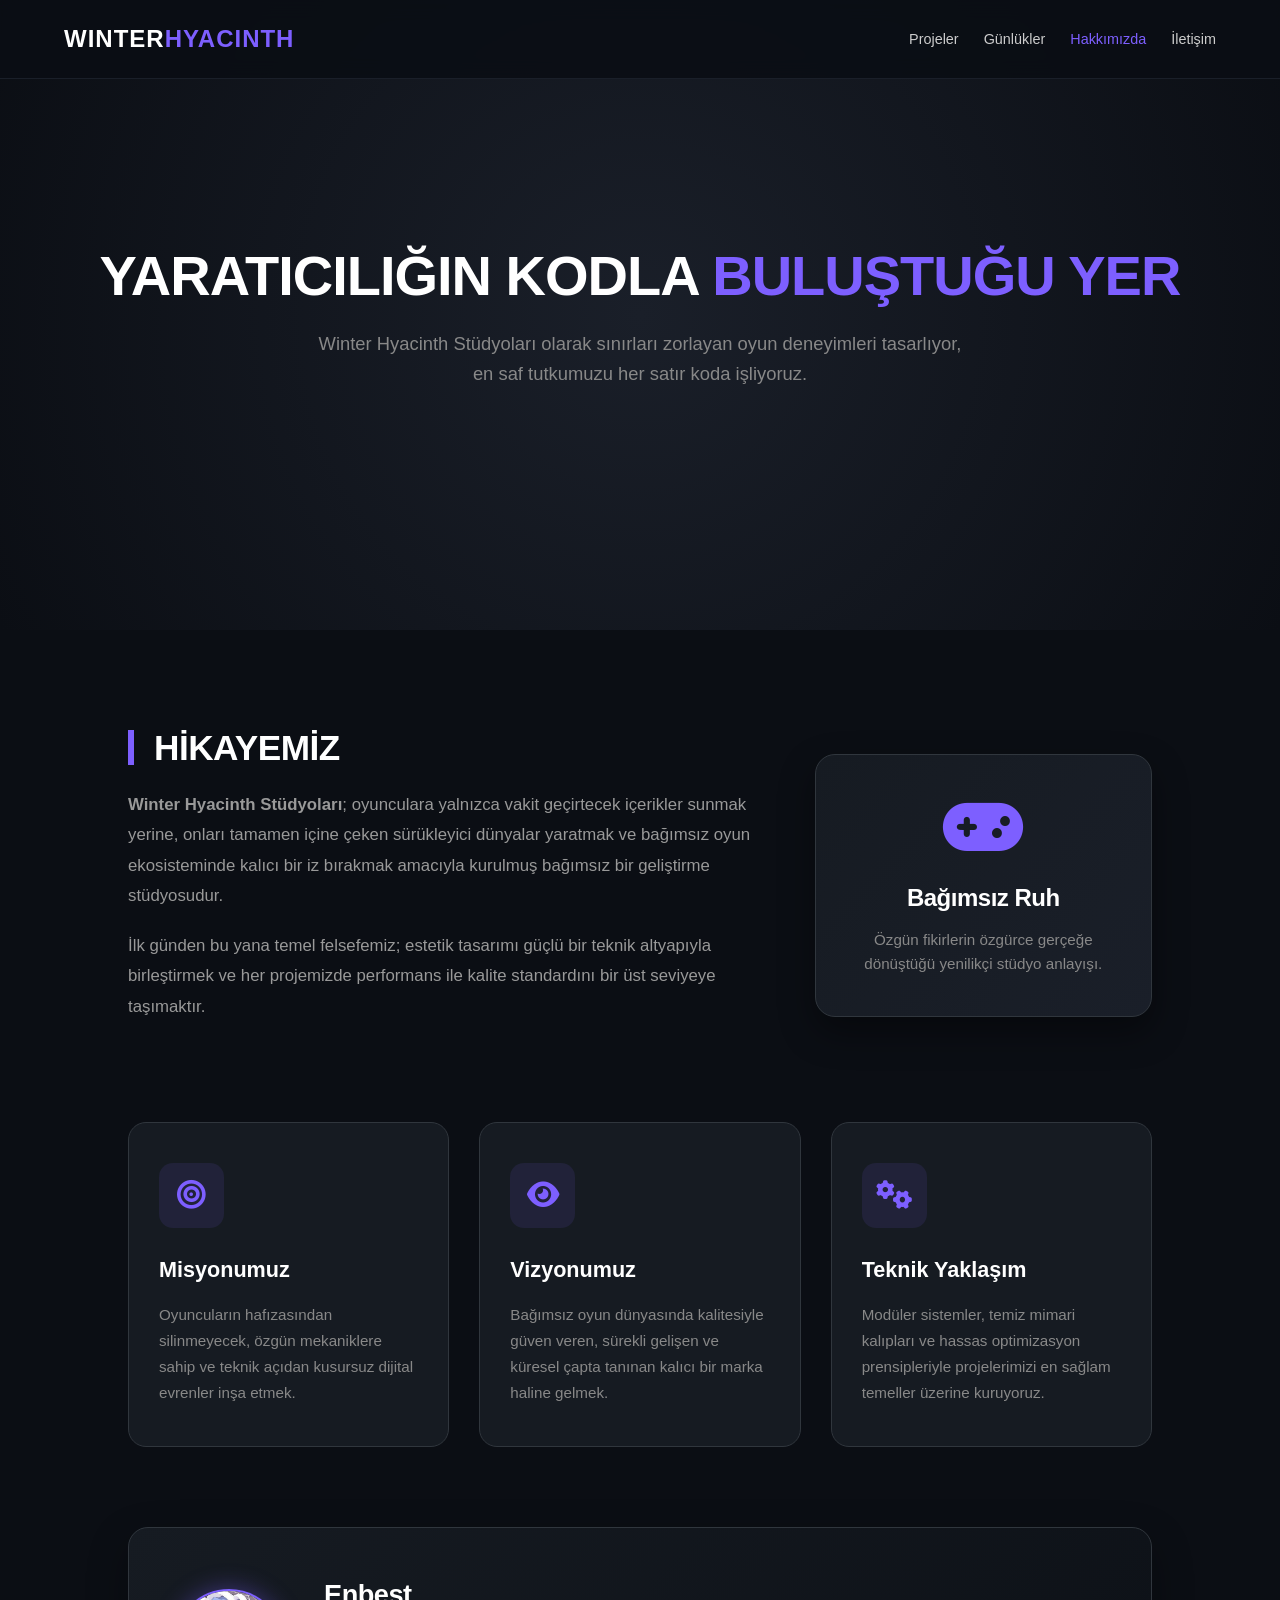
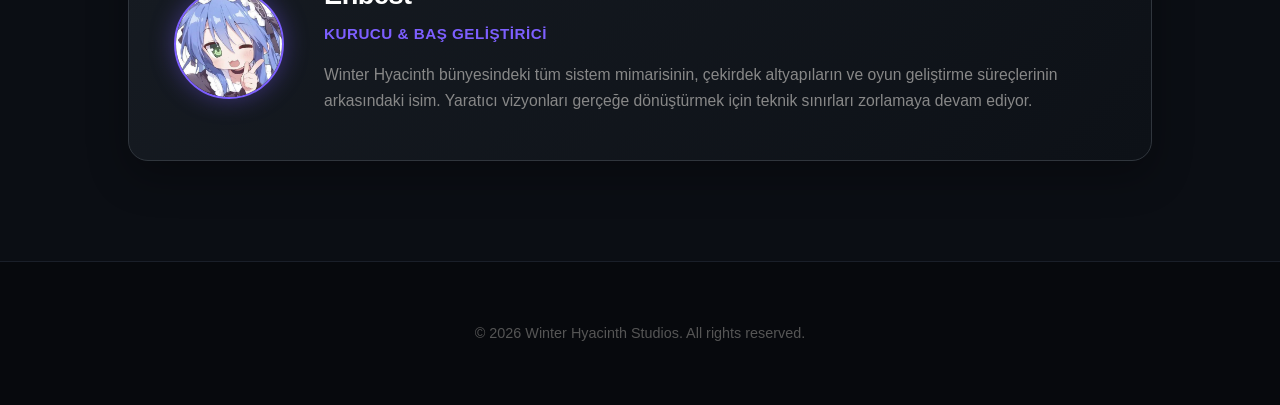
<file: WinterHyacinth.com/htdocs/about.html>
<!DOCTYPE html>
<html lang="tr">
<head>
    <link rel="robots" href="/robots.txt">
    <meta charset="UTF-8">
    <meta name="viewport" content="width=device-width, initial-scale=1.0">
    <link rel="stylesheet" href="style.css">
    <title>Hakkımızda | WINTER HYACINTH STUDIOS</title>
    <link rel="stylesheet" href="https://cdnjs.cloudflare.com/ajax/libs/font-awesome/6.0.0/css/all.min.css">
    
    <meta name="description" content="WINTER HYACINTH STUDIOS hakkında bilgi edinin. Kimiz, misyonumuz, vizyonumuz ve oyunlarımızın arkasındaki tutku.">
    <meta name="keywords" content="WINTER HYACINTH STUDIOS, hakkımızda, misyon, vizyon, oyun geliştirme, Enbest">
    <meta name="author" content="Enbest">
    <link rel="canonical" href="https://winterhyacinth.gt.tc/about.html">

    <style>
        /* Sayfa Geçiş ve Yükleyici Stilleri */
        body {
            background: #0b0e14;
            color: white;
            font-family: 'Segoe UI', Tahoma, Geneva, Verdana, sans-serif;
            margin: 0;
            padding: 0;
            opacity: 0;
            visibility: hidden;
            transition: opacity 0.4s ease, visibility 0.4s ease;
        }
        body.body-visible {
            opacity: 1;
            visibility: visible;
        }
        
        #page-loader {
            position: fixed;
            top: 0;
            left: 0;
            width: 100%;
            height: 100%;
            background: #0b0e14;
            z-index: 99999;
            pointer-events: none;
            opacity: 0;
            transition: opacity 0.3s ease;
        }
        #page-loader.show {
            opacity: 1;
            pointer-events: all;
        }

        /* Navbar - Index ile birebir eşitlendi */
        .navbar {
            position: fixed;
            top: 0;
            width: 100%;
            display: flex;
            justify-content: space-between;
            align-items: center;
            padding: 20px 5%;
            background: rgba(11, 14, 20, 0.95);
            backdrop-filter: blur(10px);
            z-index: 1000;
            box-sizing: border-box;
            border-bottom: 1px solid #1a1f29;
        }
        .logo {
            font-size: 1.5rem;
            font-weight: bold;
            text-decoration: none;
            color: white;
        }
        .logo span {
            color: #7d5fff;
        }
        .nav-links a {
            color: #ccc;
            text-decoration: none;
            margin-left: 25px;
            transition: 0.3s;
            font-size: 0.9rem;
            font-weight: 500;
        }
        .nav-links a:hover {
            color: #7d5fff;
        }

        /* Hero Section */
        .hero {
            height: 70vh;
            display: flex;
            align-items: center;
            justify-content: center;
            text-align: center;
            background: radial-gradient(circle at center, #1a1f29 0%, #0b0e14 100%);
            padding: 0 20px;
            position: relative;
            overflow: hidden;
        }
        .hero::after {
            content: '';
            position: absolute;
            width: 100%;
            height: 100%;
            background: url('https://i.imgur.com/jlevP0F.jpeg') center/cover no-repeat;
            opacity: 0.05;
            z-index: 0;
        }
        .hero-content {
            position: relative;
            z-index: 1;
        }
        .hero-text h1 {
            font-size: 3.5rem;
            margin: 0;
            line-height: 1.2;
            letter-spacing: -1px;
        }
        .hero-text h1 span {
            color: #7d5fff;
        }
        .hero-text p {
            color: #888;
            margin: 20px auto 0;
            font-size: 1.15rem;
            max-width: 650px;
            line-height: 1.6;
        }

        /* Section General */
        .section {
            padding: 100px 10%;
        }
        
        .section-title { 
            font-size: 2.2rem; 
            margin-bottom: 25px; 
            border-left: 6px solid #7d5fff; 
            padding-left: 20px; 
            line-height: 1;
            letter-spacing: -0.5px;
        }

        /* Story Grid */
        .story-container {
            display: grid;
            grid-template-columns: 1.3fr 0.7fr;
            gap: 60px;
            align-items: center;
        }
        @media (max-width: 992px) {
            .story-container {
                grid-template-columns: 1fr;
            }
        }
        .story-text p {
            color: #999;
            font-size: 1.05rem;
            line-height: 1.8;
            margin-bottom: 20px;
        }

        .highlight-box {
            background: linear-gradient(135deg, #161b22, #1a1f29);
            border: 1px solid #30363d;
            padding: 40px;
            border-radius: 20px;
            box-shadow: 0 15px 35px rgba(0,0,0,0.4);
            text-align: center;
            transition: transform 0.3s ease, border-color 0.3s ease;
        }
        .highlight-box:hover {
            transform: translateY(-5px);
            border-color: #7d5fff;
        }

        /* Feature Cards */
        .features-grid {
            display: grid;
            grid-template-columns: repeat(auto-fit, minmax(280px, 1fr));
            gap: 30px;
            margin-top: 80px;
        }
        .feature-card {
            background: #161b22;
            padding: 40px 30px;
            border-radius: 18px;
            border: 1px solid #30363d;
            transition: all 0.3s ease;
            position: relative;
            overflow: hidden;
        }
        .feature-card:hover {
            transform: translateY(-8px);
            border-color: #7d5fff;
            background: #1a212c;
            box-shadow: 0 10px 30px rgba(125, 95, 255, 0.1);
        }
        .feature-card .icon-box {
            width: 65px;
            height: 65px;
            background: rgba(125, 95, 255, 0.1);
            border-radius: 14px;
            display: flex;
            align-items: center;
            justify-content: center;
            margin-bottom: 25px;
        }
        .feature-card .icon-box i {
            font-size: 1.8rem;
            color: #7d5fff;
        }
        .feature-card h3 {
            font-size: 1.35rem;
            margin-bottom: 15px;
            color: #fff;
        }
        .feature-card p {
            color: #888;
            line-height: 1.7;
            margin: 0;
            font-size: 0.95rem;
        }

        /* Creator / Team Section Box */
        .creator-box {
            background: linear-gradient(135deg, #161b22 0%, #0d1117 100%);
            border: 1px solid #30363d;
            border-radius: 20px;
            padding: 45px;
            margin-top: 80px;
            display: flex;
            align-items: center;
            gap: 40px;
            box-shadow: 0 15px 40px rgba(0,0,0,0.3);
        }
        @media (max-width: 768px) {
            .creator-box {
                flex-direction: column;
                text-align: center;
                padding: 30px 20px;
            }
        }
        .creator-avatar {
            width: 110px;
            height: 110px;
            border-radius: 50%;
            overflow: hidden; /* Fotoğrafın daire dışına taşmasını engeller */
            display: flex;
            align-items: center;
            justify-content: center;
            flex-shrink: 0;
            box-shadow: 0 0 25px rgba(125, 95, 255, 0.4);
            border: 2px solid #7d5fff; /* Şık bir çerçeve efekti */
        }
        /* Fotoğrafın daireyi tamamen doldurmasını ve ortalanmasını sağlar */
        .creator-avatar img {
            width: 100%;
            height: 100%;
            object-fit: cover; 
            object-position: center;
        }
        .creator-info h3 {
            margin: 0 0 5px 0;
            font-size: 1.7rem;
            letter-spacing: -0.5px;
        }
        .creator-info .role {
            color: #7d5fff;
            font-weight: 600;
            font-size: 0.95rem;
            margin-bottom: 15px;
            display: inline-block;
            letter-spacing: 0.5px;
            text-transform: uppercase;
        }
        .creator-info p {
            color: #888;
            margin: 0;
            line-height: 1.7;
            font-size: 0.98rem;
        }

        footer {
            text-align: center;
            padding: 60px;
            color: #555;
            background: #07090d;
            border-top: 1px solid #1a1f29;
            font-size: 0.9rem;
        }
    </style>
</head>
<body>
    <div id="page-loader"></div>

    <nav class="navbar">
        <a href="index.html" class="logo">WINTER<span>HYACINTH</span></a>
        <div class="nav-links">
            <a href="index.html#games">Projeler</a>
            <a href="index.html#devlogs">Günlükler</a>
            <a href="about.html" style="color: #7d5fff;">Hakkımızda</a>
            <a href="contact.html">İletişim</a>
        </div>
    </nav>

    <header class="hero">
        <div class="hero-content">
            <div class="hero-text">
                <h1>YARATICILIĞIN KODLA <span>BULUŞTUĞU YER</span></h1>
                <p>Winter Hyacinth Stüdyoları olarak sınırları zorlayan oyun deneyimleri tasarlıyor, en saf tutkumuzu her satır koda işliyoruz.</p>
            </div>
        </div>
    </header>

    <main>
        <section class="section">
            <div class="story-container">
                <div class="story-text">
                    <h2 class="section-title">HİKAYEMİZ</h2>
                    <p>
                        <strong>Winter Hyacinth Stüdyoları</strong>; oyunculara yalnızca vakit geçirtecek içerikler sunmak yerine, onları tamamen içine çeken sürükleyici dünyalar yaratmak ve bağımsız oyun ekosisteminde kalıcı bir iz bırakmak amacıyla kurulmuş bağımsız bir geliştirme stüdyosudur.
                    </p>
                    <p>
                        İlk günden bu yana temel felsefemiz; estetik tasarımı güçlü bir teknik altyapıyla birleştirmek ve her projemizde performans ile kalite standardını bir üst seviyeye taşımaktır.
                    </p>
                </div>
                <div>
                    <div class="highlight-box">
                        <i class="fas fa-gamepad" style="font-size: 4rem; color: #7d5fff; margin-bottom: 20px;"></i>
                        <h3 style="margin: 0 0 10px 0; font-size: 1.5rem; letter-spacing: -0.5px;">Bağımsız Ruh</h3>
                        <p style="color: #888; font-size: 0.95rem; margin: 0; line-height: 1.6;">Özgün fikirlerin özgürce gerçeğe dönüştüğü yenilikçi stüdyo anlayışı.</p>
                    </div>
                </div>
            </div>

            <div class="features-grid">
                <div class="feature-card">
                    <div class="icon-box">
                        <i class="fas fa-bullseye"></i>
                    </div>
                    <h3>Misyonumuz</h3>
                    <p>Oyuncuların hafızasından silinmeyecek, özgün mekaniklere sahip ve teknik açıdan kusursuz dijital evrenler inşa etmek.</p>
                </div>
                <div class="feature-card">
                    <div class="icon-box">
                        <i class="fas fa-eye"></i>
                    </div>
                    <h3>Vizyonumuz</h3>
                    <p>Bağımsız oyun dünyasında kalitesiyle güven veren, sürekli gelişen ve küresel çapta tanınan kalıcı bir marka haline gelmek.</p>
                </div>
                <div class="feature-card">
                    <div class="icon-box">
                        <i class="fas fa-cogs"></i>
                    </div>
                    <h3>Teknik Yaklaşım</h3>
                    <p>Modüler sistemler, temiz mimari kalıpları ve hassas optimizasyon prensipleriyle projelerimizi en sağlam temeller üzerine kuruyoruz.</p>
                </div>
            </div>

            <div class="creator-box">
                <div class="creator-avatar"><img src="img/avatar.jpg" alt="Enbest"></div>
                <div class="creator-info">
                    <h3>Enbest</h3>
                    <span class="role">Kurucu & Baş Geliştirici</span>
                    <p>Winter Hyacinth bünyesindeki tüm sistem mimarisinin, çekirdek altyapıların ve oyun geliştirme süreçlerinin arkasındaki isim. Yaratıcı vizyonları gerçeğe dönüştürmek için teknik sınırları zorlamaya devam ediyor.</p>
                </div>
            </div>
        </section>
    </main>

    <footer>
        <p>&copy; 2026 Winter Hyacinth Studios. All rights reserved.</p>
    </footer>

    <script src="script.js"></script>
</body>
</html>
</file>
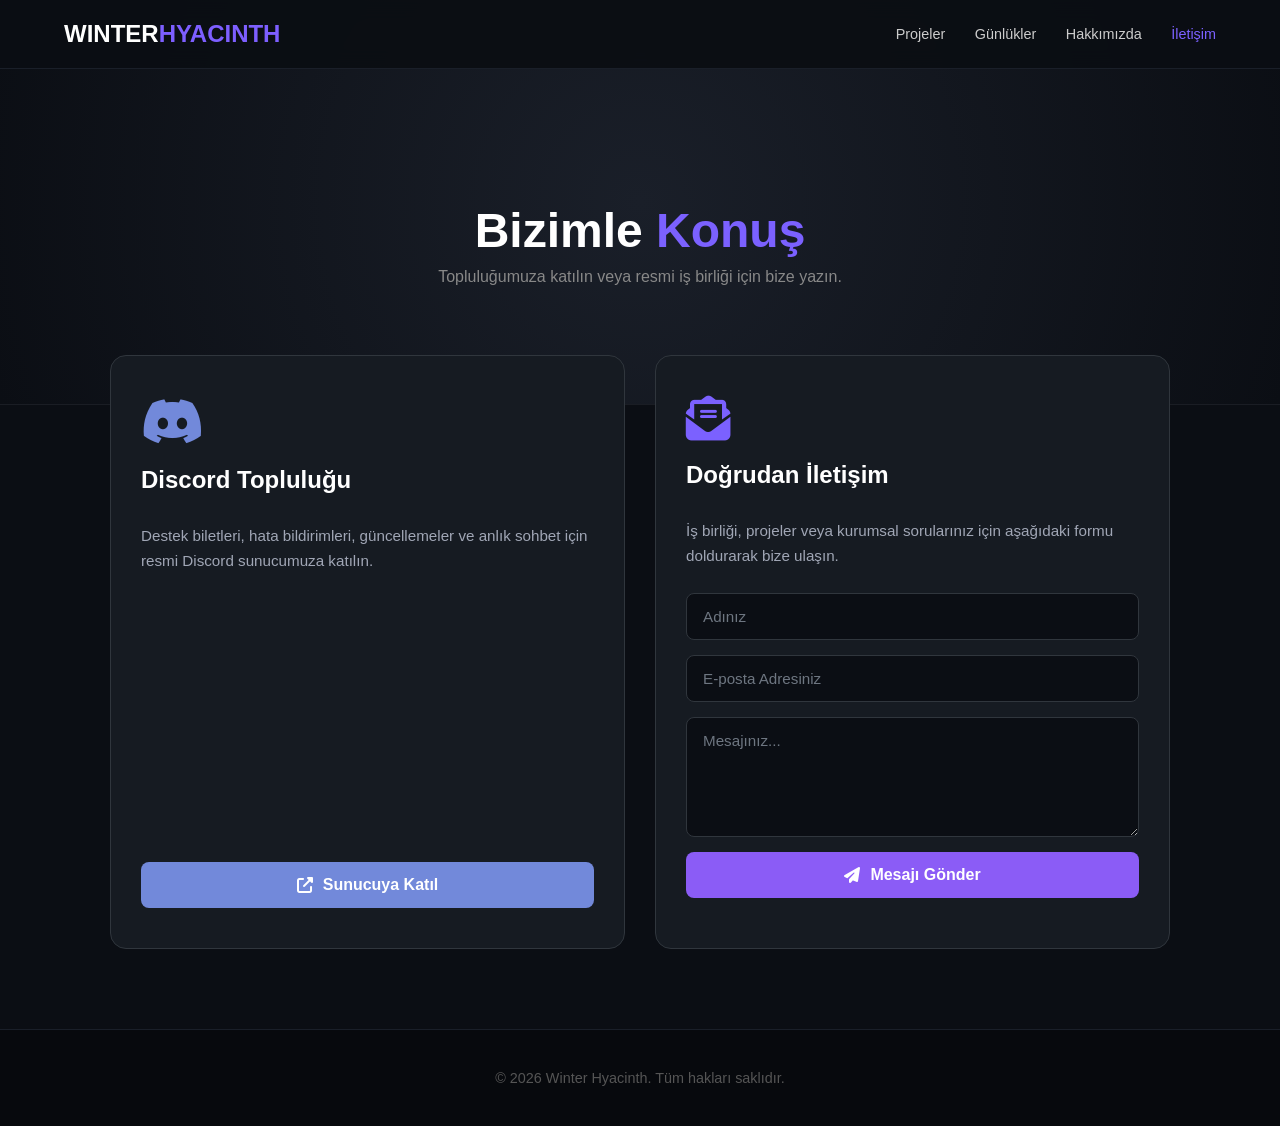
<file: WinterHyacinth.com/htdocs/contact.html>
<!DOCTYPE html>
<html lang="tr">
<head>
    <meta charset="UTF-8">
    <meta name="viewport" content="width=device-width, initial-scale=1.0">
    <title>İletişim - Winter Hyacinth</title>
    <!-- İkonlar için FontAwesome -->
    <link rel="stylesheet" href="https://cdnjs.cloudflare.com/ajax/libs/font-awesome/6.4.0/css/all.min.css">

    <style>
        * {
            box-sizing: border-box;
        }

        body {
            background: #0b0e14;
            color: white;
            font-family: 'Segoe UI', Tahoma, Geneva, Verdana, sans-serif;
            margin: 0;
            padding: 0;
        }

        /* --- SİYAH KARARMA PERDESİ (OVERLAY) --- */
        #page-loader {
            position: fixed;
            top: 0;
            left: 0;
            width: 100vw;
            height: 100vh;
            background-color: #0b0e14;
            z-index: 99999;
            pointer-events: none;
            opacity: 1;
            transition: opacity 0.4s ease-in-out;
        }

        #page-loader.hidden {
            opacity: 0;
        }

        #page-loader.active {
            opacity: 1;
            pointer-events: all;
        }

        /* Navbar */
        .navbar {
            position: fixed;
            top: 0;
            width: 100%;
            display: flex;
            justify-content: space-between;
            align-items: center;
            padding: 20px 5%;
            background: rgba(11, 14, 20, 0.95);
            backdrop-filter: blur(10px);
            z-index: 1000;
            border-bottom: 1px solid #1a1f29;
        }

        .logo {
            font-size: 1.5rem;
            font-weight: bold;
            text-decoration: none;
            color: white;
        }

        .logo span {
            color: #7d5fff;
        }

        .nav-links a {
            color: #ccc;
            text-decoration: none;
            margin-left: 25px;
            transition: 0.3s;
            font-size: 0.9rem;
            font-weight: 500;
        }

        .nav-links a:hover {
            color: #7d5fff;
        }

        /* Hero Section */
        .hero {
            height: 45vh;
            display: flex;
            flex-direction: column;
            align-items: center;
            justify-content: center;
            text-align: center;
            background: radial-gradient(circle at center, #1a1f29 0%, #0b0e14 100%);
            padding: 100px 20px 0;
            position: relative;
        }

        .hero h1 {
            font-size: 3rem;
            margin: 0;
        }

        .hero p {
            color: #888;
            margin-top: 10px;
        }

        /* Main Container & Cards Grid */
        .cards-container {
            display: grid;
            grid-template-columns: repeat(auto-fit, minmax(320px, 1fr));
            gap: 30px;
            max-width: 1100px;
            margin: -50px auto 80px;
            padding: 0 20px;
            position: relative;
            z-index: 10;
        }

        .card {
            background: #161b22;
            border: 1px solid #30363d;
            border-radius: 16px;
            padding: 40px 30px;
            display: flex;
            flex-direction: column;
            align-items: flex-start;
            transition: transform 0.3s ease, border-color 0.3s ease;
        }

        .card:hover {
            transform: translateY(-5px);
            border-color: #7d5fff;
        }

        .card h2 {
            margin: 0 0 15px 0;
            font-size: 1.5rem;
        }

        .card p {
            color: #a0a6b5;
            line-height: 1.6;
            margin-bottom: 25px;
            font-size: 0.95rem;
        }

        /* Form Styling */
        .contact-form {
            width: 100%;
            display: flex;
            flex-direction: column;
            gap: 15px;
            margin-bottom: 10px;
        }

        .form-input {
            width: 100%;
            padding: 14px 16px;
            background-color: #0b0e14;
            border: 1px solid #30363d;
            border-radius: 8px;
            color: #ffffff;
            font-family: inherit;
            font-size: 0.95rem;
            outline: none;
            transition: border-color 0.3s ease, box-shadow 0.3s ease;
        }

        .form-input::placeholder {
            color: #6e7681;
            opacity: 1;
        }

        .form-input:focus {
            border-color: #7d5fff;
            box-shadow: 0 0 8px rgba(125, 95, 255, 0.3);
        }

        /* Buttons */
        .btn {
            display: inline-flex;
            align-items: center;
            justify-content: center;
            gap: 10px;
            width: 100%;
            padding: 14px 20px;
            border-radius: 8px;
            border: none;
            font-weight: 600;
            font-size: 1rem;
            cursor: pointer;
            text-decoration: none;
            transition: opacity 0.2s ease, transform 0.2s ease;
        }

        .btn:hover {
            opacity: 0.9;
            transform: translateY(-2px);
        }

        /* Form Durum Mesajı */
        #form-status {
            display: none;
            width: 100%;
            padding: 12px;
            margin-top: 15px;
            border-radius: 8px;
            font-size: 0.9rem;
            text-align: center;
            font-weight: 500;
        }
        #form-status.success {
            display: block;
            background: rgba(46, 160, 67, 0.15);
            border: 1px solid #2ea043;
            color: #56d364;
        }
        #form-status.error {
            display: block;
            background: rgba(248, 81, 73, 0.15);
            border: 1px solid #f85149;
            color: #f85149;
        }

        /* Footer */
        footer {
            text-align: center;
            padding: 40px;
            color: #555;
            background: #07090d;
            border-top: 1px solid #1a1f29;
            font-size: 0.9rem;
        }
    </style>
</head>
<body>

    <!-- KARARMA PERDESİ -->
    <div id="page-loader"></div>

    <!-- Header -->
    <header class="navbar">
        <a href="index.html" class="logo">WINTER<span>HYACINTH</span></a>
        <nav class="nav-links">
            <a href="index.html#games">Projeler</a>
            <a href="index.html#devlogs">Günlükler</a>
            <a href="about.html">Hakkımızda</a>
            <a href="contact.html" style="color: #7b61ff;">İletişim</a>
        </nav>
    </header>

    <!-- Hero Alanı -->
    <section class="hero" style="border-bottom: 1px solid #1a1d24;">
        <h1>Bizimle <span style="color: #7b61ff;">Konuş</span></h1>
        <p>Topluluğumuza katılın veya resmi iş birliği için bize yazın.</p>
    </section>

    <!-- İçerik Kartları -->
    <main class="cards-container">
        <!-- 1. Kart: Discord Topluluğu -->
        <div class="card">
            <i class="fab fa-discord" style="font-size: 50px; color: #7289da; margin-bottom: 20px;"></i>
            <h2>Discord Topluluğu</h2>
            <p>Destek biletleri, hata bildirimleri, güncellemeler ve anlık sohbet için resmi Discord sunucumuza katılın.</p>
            <a href="https://discord.gg" target="_blank" class="btn" style="background-color: #7289da; color: white; margin-top: auto;">
                <i class="fas fa-external-link-alt"></i> Sunucuya Katıl
            </a>
        </div>

        <!-- 2. Kart: Doğrudan İletişim (Formspree Entegreli Form) -->
        <div class="card">
            <i class="fas fa-envelope-open-text" style="font-size: 45px; color: #7b61ff; margin-bottom: 20px;"></i>
            <h2>Doğrudan İletişim</h2>
            <p>İş birliği, projeler veya kurumsal sorularınız için aşağıdaki formu doldurarak bize ulaşın.</p>

            <form id="my-form" action="https://formspree.io/f/xwlpoonp" method="POST" class="contact-form">
                <input type="text" name="name" placeholder="Adınız" class="form-input" spellcheck="false" required>
                <input type="email" name="email" placeholder="E-posta Adresiniz" class="form-input" spellcheck="false" required>
                <textarea name="message" placeholder="Mesajınız..." class="form-input" spellcheck="false" style="resize: vertical; min-height: 120px;" required></textarea>

                <button type="submit" id="submit-btn" class="btn" style="background-color: #8b5cf6; color: white;">
                    <i class="fas fa-paper-plane"></i> Mesajı Gönder
                </button>
            </form>

            <!-- Durum Mesajı Alanı -->
            <div id="form-status"></div>
        </div>
    </main>

    <footer>
        &copy; 2026 Winter Hyacinth. Tüm hakları saklıdır.
    </footer>

    <!-- GEÇİŞ VE FORMSPREE AJAX KODLARI -->
    <script>
        window.addEventListener("DOMContentLoaded", () => {
            const loader = document.getElementById("page-loader");

            // Sayfa açılış kararması
            setTimeout(() => {
                loader.classList.add("hidden");
            }, 50);

            // Sayfa geçiş kararması
            const links = document.querySelectorAll("a");
            links.forEach(link => {
                link.addEventListener("click", (e) => {
                    const href = link.getAttribute("href");

                    if (
                        !href ||
                        href.startsWith("#") ||
                        href.startsWith("http") ||
                        link.getAttribute("target") === "_blank"
                    ) {
                        return;
                    }

                    e.preventDefault();
                    loader.classList.remove("hidden");
                    loader.classList.add("active");

                    setTimeout(() => {
                        window.location.href = href;
                    }, 400);
                });
            });

            // Formspree Arka Plan Gönderim Mantığı (AJAX)
            const form = document.getElementById("my-form");
            const status = document.getElementById("form-status");
            const btn = document.getElementById("submit-btn");

            form.addEventListener("submit", async (e) => {
                e.preventDefault();
                const data = new FormData(form);

                btn.disabled = true;
                btn.innerHTML = '<i class="fas fa-spinner fa-spin"></i> Gönderiliyor...';

                try {
                    const response = await fetch(form.action, {
                        method: form.method,
                        body: data,
                        headers: {
                            'Accept': 'application/json'
                        }
                    });

                    if (response.ok) {
                        status.className = "success";
                        status.innerHTML = "Mesajınız başarıyla iletildi. En kısa sürede dönüş yapacağız!";
                        form.reset();
                    } else {
                        const result = await response.json();
                        status.className = "error";
                        if (Object.hasOwn(result, 'errors')) {
                            status.innerHTML = result["errors"].map(error => error["message"]).join(", ");
                        } else {
                            status.innerHTML = "Bir sorun oluştu. Lütfen tekrar deneyin.";
                        }
                    }
                } catch (error) {
                    status.className = "error";
                    status.innerHTML = "Ağ hatası! Lütfen bağlantınızı kontrol edin.";
                } finally {
                    btn.disabled = false;
                    btn.innerHTML = '<i class="fas fa-paper-plane"></i> Mesajı Gönder';
                }
            });
        });
    </script>
</body>
</html>
</file>
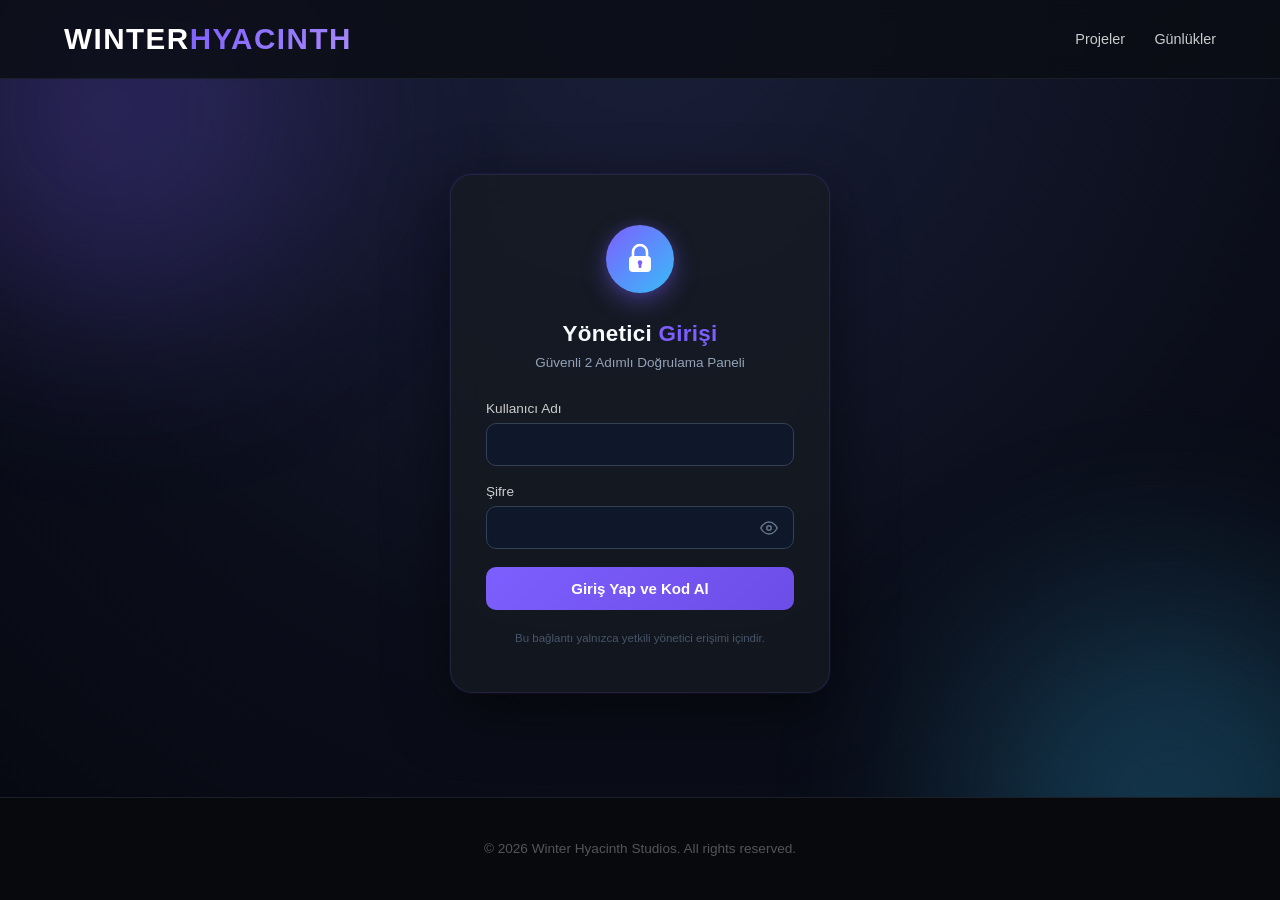
<file: WinterHyacinth.com/htdocs/login.html>
<!DOCTYPE html>
<html lang="tr">
<head>
    <link rel="robots" href="/robots.txt">
    <meta charset="UTF-8">
    <meta name="viewport" content="width=device-width, initial-scale=1.0">
    <title>Yönetici Girişi | Winter Hyacinth Studios</title>

    <meta name="description" content="Winter Hyacinth Studios yönetim paneli giriş ekranı.">
    <meta name="author" content="Enbest">
    <meta name="robots" content="noindex, nofollow">

    <style>
        * { box-sizing: border-box; }

        body {
            font-family: 'Segoe UI', Tahoma, Geneva, Verdana, sans-serif;
            background: radial-gradient(circle at top, #1a1f3a 0%, #0b0e1a 60%, #060810 100%);
            color: #f8fafc;
            margin: 0;
            min-height: 100vh;
            display: flex;
            flex-direction: column;
            position: relative;
            overflow-x: hidden;
        }

        /* Arka planda yumuşak hareketli ışık efekti */
        body::before, body::after {
            content: "";
            position: fixed;
            width: 420px;
            height: 420px;
            border-radius: 50%;
            filter: blur(100px);
            opacity: 0.25;
            z-index: 0;
            animation: floatBlob 12s ease-in-out infinite;
            pointer-events: none;
        }
        body::before {
            background: #7d5fff;
            top: -100px;
            left: -100px;
        }
        body::after {
            background: #38bdf8;
            bottom: -120px;
            right: -100px;
            animation-delay: 3s;
        }
        @keyframes floatBlob {
            0%, 100% { transform: translate(0, 0) scale(1); }
            50% { transform: translate(40px, 30px) scale(1.1); }
        }

        /* Hafif yıldız/parçacık dokusu */
        .particles {
            position: fixed;
            inset: 0;
            z-index: 0;
            pointer-events: none;
            overflow: hidden;
        }
        .particle {
            position: absolute;
            width: 3px;
            height: 3px;
            background: rgba(125, 95, 255, 0.5);
            border-radius: 50%;
            animation: drift linear infinite;
        }
        @keyframes drift {
            from { transform: translateY(0); opacity: 0; }
            10% { opacity: 1; }
            90% { opacity: 1; }
            to { transform: translateY(-100vh); opacity: 0; }
        }

        /* Navbar */
        .navbar {
            position: fixed;
            top: 0;
            width: 100%;
            display: flex;
            justify-content: space-between;
            align-items: center;
            padding: 22px 5%;
            background: rgba(11, 14, 20, 0.85);
            backdrop-filter: blur(10px);
            z-index: 1000;
            box-sizing: border-box;
            border-bottom: 1px solid #1a1f29;
        }
        .logo {
            font-size: 1.85rem;
            font-weight: 800;
            text-decoration: none;
            color: #ffffff;
            letter-spacing: 1.5px;
            text-transform: uppercase;
            white-space: nowrap;
        }
        .logo span {
            background: linear-gradient(135deg, #7d5fff, #a78bfa);
            -webkit-background-clip: text;
            background-clip: text;
            color: transparent;
        }
        .nav-links a {
            color: #ccc;
            text-decoration: none;
            margin-left: 25px;
            transition: 0.3s;
            font-size: 0.9rem;
            font-weight: 500;
        }
        .nav-links a:hover { color: #7d5fff; }

        /* Login Container */
        .login-container {
            flex: 1;
            display: flex;
            align-items: center;
            justify-content: center;
            padding: 130px 20px 60px 20px;
            position: relative;
            z-index: 1;
        }

        .login-card {
            background: rgba(22, 27, 34, 0.75);
            backdrop-filter: blur(16px);
            padding: 42px 35px 36px 35px;
            border-radius: 22px;
            border: 1px solid rgba(125, 95, 255, 0.15);
            width: 100%;
            max-width: 380px;
            box-shadow: 0 20px 60px rgba(0,0,0,0.5), 0 0 0 1px rgba(125, 95, 255, 0.08);
            box-sizing: border-box;
            animation: cardIn 0.6s cubic-bezier(0.22, 1, 0.36, 1);
        }
        @keyframes cardIn {
            from { opacity: 0; transform: translateY(24px) scale(0.96); }
            to { opacity: 1; transform: translateY(0) scale(1); }
        }
        .login-card.shake { animation: shake 0.45s; }
        @keyframes shake {
            10%, 90% { transform: translateX(-2px); }
            20%, 80% { transform: translateX(4px); }
            30%, 50%, 70% { transform: translateX(-8px); }
            40%, 60% { transform: translateX(8px); }
        }

        /* ---- Kilit İkonu (gerçekçi, animasyonlu) ---- */
        .lock-stage {
            width: 84px;
            height: 84px;
            margin: 0 auto 20px auto;
            position: relative;
            display: flex;
            align-items: center;
            justify-content: center;
        }
        .lock-glow {
            position: absolute;
            width: 84px;
            height: 84px;
            border-radius: 50%;
            background: radial-gradient(circle, rgba(125,95,255,0.35) 0%, rgba(125,95,255,0) 70%);
            animation: glowPulse 2.6s ease-in-out infinite;
        }
        @keyframes glowPulse {
            0%, 100% { transform: scale(0.9); opacity: 0.7; }
            50% { transform: scale(1.15); opacity: 1; }
        }
        .lock-ring {
            position: absolute;
            width: 68px;
            height: 68px;
            border-radius: 50%;
            background: linear-gradient(135deg, #7d5fff, #38bdf8);
            box-shadow: 0 8px 24px rgba(125, 95, 255, 0.4);
        }
        .lock-svg {
            position: relative;
            width: 34px;
            height: 34px;
            z-index: 1;
        }
        /* Kilit gövdesi sabit */
        .lock-body {
            fill: #ffffff;
        }
        /* Kilit kolu (shackle) - açılıp kapanma animasyonu */
        .lock-shackle {
            fill: none;
            stroke: #ffffff;
            stroke-width: 2.6;
            stroke-linecap: round;
            transform-origin: 17px 13.5px;
            animation: shackleMove 3.2s ease-in-out infinite;
        }
        @keyframes shackleMove {
            0%, 55% { transform: rotate(0deg) translateY(0); }
            65% { transform: rotate(-18deg) translateY(-1.5px); }
            80% { transform: rotate(-18deg) translateY(-1.5px); }
            100% { transform: rotate(0deg) translateY(0); }
        }
        /* Anahtar deliği - hafif nefes alma efekti */
        .lock-keyhole {
            fill: #7d5fff;
            animation: keyholePulse 3.2s ease-in-out infinite;
        }
        @keyframes keyholePulse {
            0%, 55% { opacity: 1; transform: scale(1); }
            65%, 80% { opacity: 0.4; transform: scale(0.85); }
            100% { opacity: 1; transform: scale(1); }
        }

        .login-card h2 {
            margin: 0 0 6px 0;
            font-size: 1.4rem;
            text-align: center;
            letter-spacing: 0.3px;
        }
        .login-card h2 span { color: #7d5fff; }

        .login-subtitle {
            color: #94a3b8;
            font-size: 13.5px;
            text-align: center;
            margin: 0 0 28px 0;
            line-height: 1.5;
        }

        .form-group { margin-bottom: 18px; }

        label {
            display: block;
            margin-bottom: 7px;
            font-size: 0.85rem;
            color: #ccc;
        }

        .input-wrap { position: relative; }

        input {
            width: 100%;
            padding: 12px 15px;
            border: 1.5px solid #334155;
            background: #0f172a;
            color: #fff;
            border-radius: 10px;
            box-sizing: border-box;
            font-size: 0.95rem;
            transition: border-color 0.2s, box-shadow 0.2s;
        }

        input:focus {
            outline: none;
            border-color: #7d5fff;
            box-shadow: 0 0 0 3px rgba(125, 95, 255, 0.2);
        }

        input#password { padding-right: 44px; }

        .toggle-pass {
            position: absolute;
            right: 12px;
            top: 50%;
            transform: translateY(-50%);
            background: none;
            border: none;
            cursor: pointer;
            color: #64748b;
            padding: 4px;
            display: flex;
            align-items: center;
            transition: color 0.2s;
        }
        .toggle-pass:hover { color: #94a3b8; }
        .toggle-pass svg { width: 18px; height: 18px; }

        button.btn {
            width: 100%;
            padding: 13px;
            background: linear-gradient(135deg, #7d5fff, #6c4de6);
            color: white;
            border: none;
            border-radius: 10px;
            font-weight: 700;
            font-size: 15px;
            cursor: pointer;
            transition: transform 0.15s, box-shadow 0.2s, opacity 0.2s;
            margin-top: 8px;
            display: flex;
            align-items: center;
            justify-content: center;
            gap: 8px;
        }
        button.btn:hover:not(:disabled) {
            transform: translateY(-2px);
            box-shadow: 0 8px 24px rgba(125, 95, 255, 0.35);
        }
        button.btn:active:not(:disabled) { transform: translateY(0); }
        button.btn:disabled {
            opacity: 0.6;
            cursor: not-allowed;
        }

        .spinner {
            width: 16px;
            height: 16px;
            border: 2.5px solid rgba(255,255,255,0.4);
            border-top-color: #fff;
            border-radius: 50%;
            animation: spin 0.7s linear infinite;
            display: none;
        }
        .btn.loading .spinner { display: inline-block; }
        .btn.loading .btn-text { display: none; }
        @keyframes spin { to { transform: rotate(360deg); } }

        #message {
            margin-top: 18px;
            font-size: 13px;
            text-align: center;
            line-height: 1.4;
            border-radius: 8px;
            padding: 0;
            transition: all 0.2s;
        }
        #message.show {
            padding: 10px 12px;
            animation: fadeIn 0.3s ease;
        }
        #message.info {
            color: #94a3b8;
            background: rgba(148, 163, 184, 0.08);
            border: 1px solid rgba(148, 163, 184, 0.15);
        }
        #message.success {
            color: #4ade80;
            background: rgba(74, 222, 128, 0.08);
            border: 1px solid rgba(74, 222, 128, 0.2);
        }
        #message.error-msg {
            color: #f87171;
            background: rgba(248, 113, 113, 0.08);
            border: 1px solid rgba(248, 113, 113, 0.2);
        }
        @keyframes fadeIn {
            from { opacity: 0; transform: translateY(-4px); }
            to { opacity: 1; transform: translateY(0); }
        }

        .footer-note {
            margin-top: 22px;
            font-size: 11.5px;
            color: #475569;
            text-align: center;
        }

        footer {
            text-align: center;
            padding: 30px;
            color: #555;
            background: #07090d;
            border-top: 1px solid #1a1f29;
            font-size: 0.85rem;
            position: relative;
            z-index: 1;
        }

        @media (max-width: 480px) {
            .logo { font-size: 1.3rem; }
        }
    </style>
</head>
<body>

    <div class="particles" id="particles"></div>

    <nav class="navbar">
        <a href="index.html" class="logo">WINTER<span>HYACINTH</span></a>
        <div class="nav-links">
            <a href="index.html#games">Projeler</a>
            <a href="index.html#devlogs">Günlükler</a>
        </div>
    </nav>

    <main class="login-container">
        <div class="login-card" id="loginCard">

            <div class="lock-stage">
                <div class="lock-glow"></div>
                <div class="lock-ring"></div>
                <svg class="lock-svg" viewBox="0 0 34 34" xmlns="http://www.w3.org/2000/svg">
                    <path class="lock-shackle" d="M10 14.5V10a7 7 0 0 1 14 0v4.5"></path>
                    <rect class="lock-body" x="6" y="14" width="22" height="16" rx="4"></rect>
                    <circle class="lock-keyhole" cx="17" cy="20.5" r="2.3"></circle>
                    <rect class="lock-keyhole" x="15.6" y="21.5" width="2.8" height="4.5" rx="1"></rect>
                </svg>
            </div>

            <h2>Yönetici <span>Girişi</span></h2>
            <p class="login-subtitle">Güvenli 2 Adımlı Doğrulama Paneli</p>

            <form id="loginForm" autocomplete="off">
                <div class="form-group">
                    <label for="username">Kullanıcı Adı</label>
                    <input type="text" id="username" name="username" required autocomplete="username">
                </div>
                <div class="form-group">
                    <label for="password">Şifre</label>
                    <div class="input-wrap">
                        <!-- autocomplete="new-password" tarayıcının "şifreyi kaydet?" uyarısını engeller -->
                        <input type="password" id="password" name="password" required autocomplete="new-password" data-lpignore="true" data-1p-ignore data-bwignore>
                        <button type="button" class="toggle-pass" id="togglePass" tabindex="-1" aria-label="Şifreyi göster/gizle">
                            <svg id="eyeIcon" viewBox="0 0 24 24" fill="none" stroke="currentColor" stroke-width="2" stroke-linecap="round" stroke-linejoin="round">
                                <path d="M1 12s4-8 11-8 11 8 11 8-4 8-11 8-11-8-11-8z"></path>
                                <circle cx="12" cy="12" r="3"></circle>
                            </svg>
                        </button>
                    </div>
                </div>
                <button type="submit" class="btn" id="submitBtn">
                    <span class="spinner"></span>
                    <span class="btn-text">Giriş Yap ve Kod Al</span>
                </button>
            </form>

            <div id="message"></div>

            <p class="footer-note">Bu bağlantı yalnızca yetkili yönetici erişimi içindir.</p>
        </div>
    </main>

    <footer>
        <p>&copy; 2026 Winter Hyacinth Studios. All rights reserved.</p>
    </footer>

    <script>
        // Arka plana hafif yüzen parçacıklar ekle
        (function() {
            const container = document.getElementById('particles');
            const count = 22;
            for (let i = 0; i < count; i++) {
                const p = document.createElement('div');
                p.className = 'particle';
                const left = Math.random() * 100;
                const delay = Math.random() * 10;
                const duration = 8 + Math.random() * 10;
                const size = 2 + Math.random() * 2;
                p.style.left = left + 'vw';
                p.style.bottom = '-10px';
                p.style.width = size + 'px';
                p.style.height = size + 'px';
                p.style.animationDelay = delay + 's';
                p.style.animationDuration = duration + 's';
                container.appendChild(p);
            }
        })();

        const form = document.getElementById('loginForm');
        const msgDiv = document.getElementById('message');
        const submitBtn = document.getElementById('submitBtn');
        const loginCard = document.getElementById('loginCard');
        const passwordInput = document.getElementById('password');
        const toggleBtn = document.getElementById('togglePass');
        const eyeIcon = document.getElementById('eyeIcon');

        // Şifreyi göster/gizle
        toggleBtn.addEventListener('click', function() {
            const isHidden = passwordInput.type === 'password';
            passwordInput.type = isHidden ? 'text' : 'password';
            eyeIcon.innerHTML = isHidden
                ? '<path d="M17.94 17.94A10.94 10.94 0 0 1 12 20c-7 0-11-8-11-8a21.8 21.8 0 0 1 5.06-6.06M9.9 4.24A10.94 10.94 0 0 1 12 4c7 0 11 8 11 8a21.8 21.8 0 0 1-3.22 4.44M14.12 14.12a3 3 0 1 1-4.24-4.24"></path><line x1="1" y1="1" x2="23" y2="23"></line>'
                : '<path d="M1 12s4-8 11-8 11 8 11 8-4 8-11 8-11-8-11-8z"></path><circle cx="12" cy="12" r="3"></circle>';
        });

        function showMessage(text, type) {
            msgDiv.textContent = text;
            msgDiv.className = 'show ' + type;
        }

        form.addEventListener('submit', async function(e) {
            e.preventDefault();
            const formData = new FormData(this);

            submitBtn.classList.add('loading');
            submitBtn.disabled = true;
            showMessage('Bilgiler kontrol ediliyor ve e-posta gönderiliyor...', 'info');

            try {
                const response = await fetch('login.php', {
                    method: 'POST',
                    body: formData
                });
                const result = await response.json();

                if (result.status === 'success') {
                    showMessage('Kod gönderildi! Doğrulama sayfasına yönlendiriliyorsunuz...', 'success');

                    // Şifre alanını hemen temizle (bellekte/DOM'da kalmasın)
                    passwordInput.value = '';

                    setTimeout(() => {
                        window.location.href = 'verify.php';
                    }, 1000);
                } else {
                    showMessage(result.message, 'error-msg');
                    submitBtn.classList.remove('loading');
                    submitBtn.disabled = false;

                    // Hatalı girişte şifreyi temizle, sallama animasyonu göster
                    passwordInput.value = '';
                    passwordInput.focus();
                    loginCard.classList.add('shake');
                    setTimeout(() => loginCard.classList.remove('shake'), 450);
                }
            } catch (err) {
                showMessage('Sunucuyla iletişim kurulamadı!', 'error-msg');
                submitBtn.classList.remove('loading');
                submitBtn.disabled = false;
            }
        });
    </script>
</body>
</html>
</file>
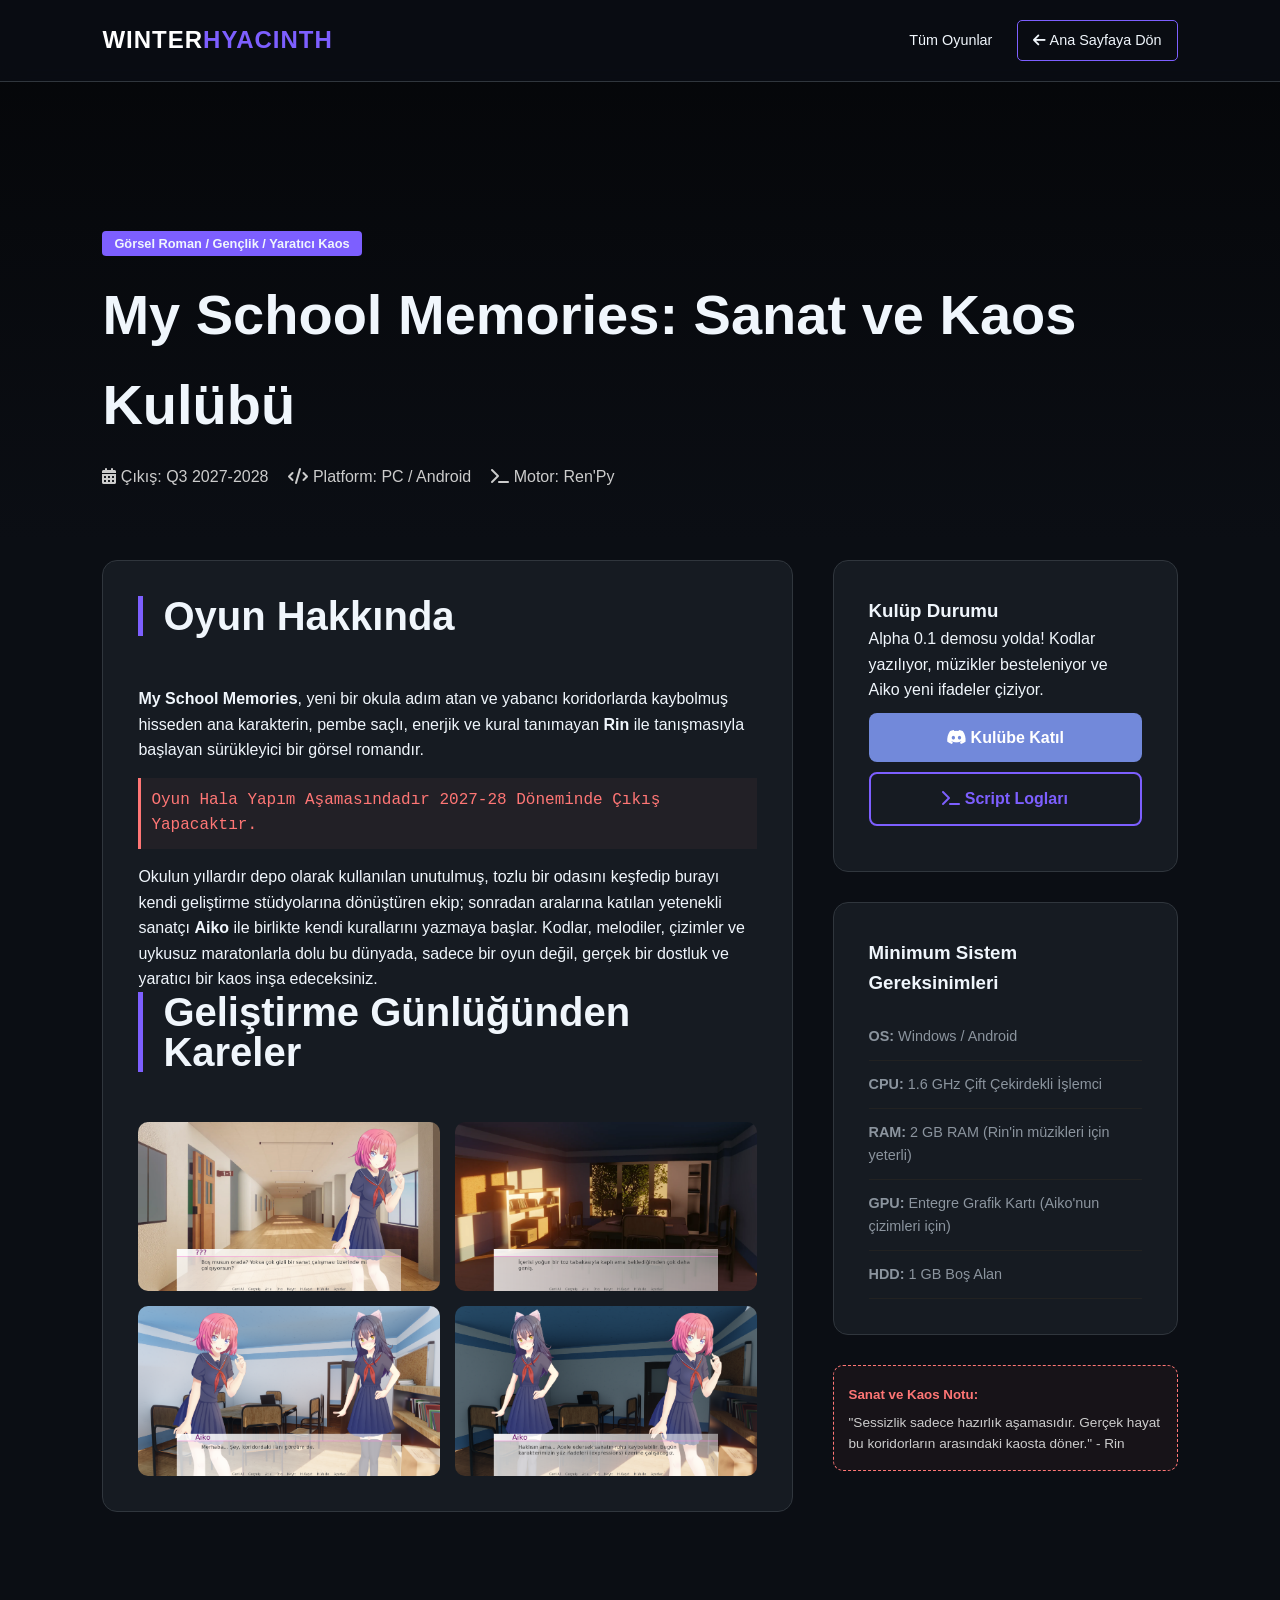
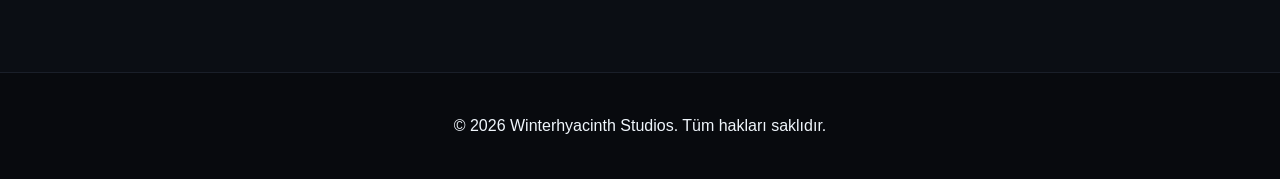
<file: WinterHyacinth.com/htdocs/myschoolmemories.html>
<!DOCTYPE html>
<html lang="tr">
<head>
    <meta charset="UTF-8">
    <meta name="viewport" content="width=device-width, initial-scale=1.0">
    <title>My School Memories | Sanat ve Kaos Detayları</title>
    <link rel="stylesheet" href="style.css">
    <link rel="stylesheet" href="https://cdnjs.cloudflare.com/ajax/libs/font-awesome/6.0.0/css/all.min.css">
</head>
<body class="details-page">
    <div id="page-loader"></div>

    <nav class="navbar">
        <div class="logo"><a href="index.html" style="color:white; text-decoration:none;">Wınter<span style="color: #7d5fff;">hyacınth</span></a></div>
        <div class="nav-links">
            <a href="index.html#games">Tüm Oyunlar</a>
            <a href="index.html" class="back-btn"><i class="fas fa-arrow-left"></i> Ana Sayfaya Dön</a>
        </div>
    </nav>

    <section class="game-hero" style="background-image: linear-gradient(to bottom, rgba(0,0,0,0.6), #0b0e14), url('https://via.placeholder.com/1920x1080');">
        <div class="hero-content">
            <span class="game-category">Görsel Roman / Gençlik / Yaratıcı Kaos</span>
            <h1>My School Memories: Sanat ve Kaos Kulübü</h1>
            <div class="game-meta">
                <span><i class="fas fa-calendar-alt"></i> Çıkış: Q3 2027-2028</span>
                <span><i class="fas fa-code"></i> Platform: PC / Android</span>
                <span><i class="fas fa-terminal"></i> Motor: Ren'Py</span>
            </div>
        </div>
    </section>

    <main class="container">
        <div class="details-grid">
            
            <div class="main-info">
                <section class="desc-section">
                    <h2 class="section-title">Oyun Hakkında</h2>
                    <p><strong>My School Memories</strong>, yeni bir okula adım atan ve yabancı koridorlarda kaybolmuş hisseden ana karakterin, pembe saçlı, enerjik ve kural tanımayan <strong>Rin</strong> ile tanışmasıyla başlayan sürükleyici bir görsel romandır.</p>
                    
                    <p style="margin-top: 15px; border-left: 3px solid #ff7675; padding-left: 15px; font-family: 'Courier New', Courier, monospace; color: #ff7675; background: rgba(255, 118, 117, 0.05); padding: 10px;">
                       Oyun Hala Yapım Aşamasındadır 2027-28 Döneminde Çıkış Yapacaktır.
                    </p>
                    
                    <p style="margin-top: 15px;">
                        Okulun yıllardır depo olarak kullanılan unutulmuş, tozlu bir odasını keşfedip burayı kendi geliştirme stüdyolarına dönüştüren ekip; sonradan aralarına katılan yetenekli sanatçı <strong>Aiko</strong> ile birlikte kendi kurallarını yazmaya başlar. Kodlar, melodiler, çizimler ve uykusuz maratonlarla dolu bu dünyada, sadece bir oyun değil, gerçek bir dostluk ve yaratıcı bir kaos inşa edeceksiniz.
                    </p>
                </section>

                <section class="gallery-section">
                    <h2 class="section-title">Geliştirme Günlüğünden Kareler</h2>
                    <div class="screenshot-grid">
                        <img src="img/ilkkarsilasma.png" alt="Yabancı Koridorlar ve İlk Karşılaşma">
                        <img src="img/temizlik.png" alt="Kulüp Odası Temizlik Zamanı">
                        <img src="img/ilkuye.png" alt="Aiko'nun Katılımı ve Çizim Masası">
                        <img src="img/fenasal.png" alt="Kodun ve Sanatın Çarpışması / Maraton">
                    </div>
                </section>
            </div>

            <aside class="side-info">
                <div class="action-card">
                    <h3>Kulüp Durumu</h3>
                    <p>Alpha 0.1 demosu yolda! Kodlar yazılıyor, müzikler besteleniyor ve Aiko yeni ifadeler çiziyor.</p>
                    
                    <a href="https://discord.gg/f52bKmVcP9" target="_blank" class="btn-primary full-width" style="background: #7289da; border: none; text-align: center; display: block; text-decoration: none;">
                        <i class="fab fa-discord"></i> Kulübe Katıl
                    </a>
                    <a href="devlog-detail.html" class="btn-outline full-width" style="text-align: center; display: block; text-decoration: none; margin-top: 10px;">
                        <i class="fas fa-terminal"></i> Script Logları
                    </a>
                </div>

                <div class="specs-card">
                    <h3>Minimum Sistem Gereksinimleri</h3>
                    <ul style="list-style: none; padding: 0;">
                        <li><strong>OS:</strong> Windows / Android </li>
                        <li><strong>CPU:</strong> 1.6 GHz Çift Çekirdekli İşlemci</li>
                        <li><strong>RAM:</strong> 2 GB RAM (Rin'in müzikleri için yeterli)</li>
                        <li><strong>GPU:</strong> Entegre Grafik Kartı (Aiko'nun çizimleri için)</li>
                        <li><strong>HDD:</strong> 1 GB Boş Alan</li>
                    </ul>
                </div>

                <div class="dev-note" style="padding: 15px; background: rgba(255, 118, 117, 0.05); border-radius: 10px; border: 1px dashed #ff7675;">
                    <small style="color: #ff7675; font-weight: bold;">Sanat ve Kaos Notu:</small>
                    <p style="font-size: 0.85rem; color: #ccc; margin-top: 5px;">"Sessizlik sadece hazırlık aşamasıdır. Gerçek hayat bu koridorların arasındaki kaosta döner." - Rin</p>
                </div>
            </aside>

        </div>
    </main>

    <footer style="text-align: center; padding: 40px; margin-top: 50px; border-top: 1px solid #1a1f29;">
        <p>&copy; 2026 Winterhyacinth Studios. Tüm hakları saklıdır.</p>
    </footer>

    <script src="script.js"></script>
</body>
</html>
</file>
<file: WinterHyacinth.com/htdocs/style.css>
/* =========================================
   WINTERHYACINTH - GLOBAL STYLES
   ========================================= */
:root {
    --primary: #7d5fff;
    --primary-dark: #6741d9;
    --bg: #0b0e14;
    --card-bg: #161b22;
    --text: #f0f6fc;
    --text-muted: #8b949e;
    --border: #30363d;
    --accent: #00d2ff;
    --success: #238636;
}

* {
    margin: 0;
    padding: 0;
    box-sizing: border-box;
    scroll-behavior: smooth;
}

body {
    background-color: var(--bg);
    color: var(--text);
    font-family: 'Inter', -apple-system, BlinkMacSystemFont, 'Segoe UI', Roboto, sans-serif;
    line-height: 1.6;
    overflow-x: hidden;
}

/* =========================================
   NAVIGASYON (NAVBAR)
   ========================================= */
.navbar {
    display: flex;
    justify-content: space-between;
    align-items: center;
    padding: 20px 8%;
    position: fixed;
    width: 100%;
    top: 0;
    background: rgba(11, 14, 20, 0.9);
    backdrop-filter: blur(10px);
    z-index: 1000;
    border-bottom: 1px solid var(--border);
    transition: 0.3s;
}

.logo {
    font-size: 1.5rem;
    font-weight: 800;
    text-transform: uppercase;
    letter-spacing: 1px;
    text-decoration: none;
    color: var(--text);
}

.logo span { color: var(--primary); }

.nav-links {
    display: flex;
    align-items: center;
}

.nav-links a {
    color: var(--text);
    text-decoration: none;
    margin-left: 25px;
    font-weight: 500;
    transition: 0.3s;
    font-size: 0.9rem;
}

.nav-links a:hover { color: var(--primary); }

.back-btn {
    color: var(--primary);
    font-weight: bold;
    text-decoration: none;
    border: 1px solid var(--primary);
    padding: 8px 15px;
    border-radius: 5px;
    transition: 0.3s;
}

.back-btn:hover { background: var(--primary); color: white; }

/* =========================================
   HERO SECTIONS
   ========================================= */
.hero {
    height: 100vh;
    display: flex;
    align-items: center;
    justify-content: center;
    text-align: center;
    background: radial-gradient(circle at center, #1a1f2e 0%, #0b0e14 100%);
    padding: 0 5%;
}

.hero-text h1 { font-size: 4rem; margin-bottom: 20px; line-height: 1.1; }
.hero-text h1 span { color: var(--primary); }
.hero-text p { font-size: 1.2rem; color: var(--text-muted); max-width: 600px; margin: 0 auto; }
.hero-btns { margin-top: 25px; }

.game-hero {
    height: 60vh;
    background-size: cover;
    background-position: center;
    display: flex;
    align-items: flex-end;
    padding: 0 8% 50px;
}

.game-category {
    background: var(--primary);
    padding: 5px 12px;
    border-radius: 4px;
    font-size: 0.8rem;
    font-weight: bold;
}

.hero-content h1 { font-size: 3.5rem; margin: 15px 0; }
.game-meta { display: flex; gap: 20px; color: #ccc; }

/* =========================================
   BUTTONS
   ========================================= */
.btn, .btn-primary {
    padding: 12px 30px;
    background: var(--primary);
    color: white;
    text-decoration: none;
    border-radius: 8px;
    font-weight: bold;
    display: inline-block;
    border: none;
    cursor: pointer;
    transition: 0.3s;
}

.btn-outline {
    padding: 12px 30px;
    border: 2px solid var(--primary);
    color: var(--primary);
    text-decoration: none;
    border-radius: 8px;
    font-weight: bold;
    display: inline-block;
    transition: 0.3s;
    margin-left: 15px;
}

.btn:hover, .btn-primary:hover { 
    transform: translateY(-3px); 
    box-shadow: 0 10px 20px rgba(125, 95, 255, 0.3); 
}

.btn-outline:hover {
    background: var(--primary);
    color: white;
}

.full-width { width: 100%; text-align: center; margin: 10px 0; }

/* =========================================
   GRID & LAYOUT
   ========================================= */
.section { padding: 100px 8%; }
.alt-bg { background: #0d1117; }
.container { padding: 80px 8%; }

.section-title { 
    margin-bottom: 50px; 
    font-size: 2.5rem; 
    border-left: 5px solid var(--primary); 
    padding-left: 20px;
    line-height: 1;
}

/* Games Grid */
.games-grid, .project-grid {
    display: grid;
    grid-template-columns: repeat(auto-fit, minmax(320px, 1fr));
    gap: 30px;
}

.game-card, .project-card {
    background: var(--card-bg);
    border-radius: 15px;
    overflow: hidden;
    transition: 0.3s;
    border: 1px solid var(--border);
    position: relative;
}

.game-card:hover, .project-card:hover { transform: translateY(-10px); border-color: var(--primary); }

.game-img, .project-img { height: 220px; background-size: cover; background-position: center; width: 100%; object-fit: cover; border-bottom: 1px solid var(--border); }

.game-info, .project-info { padding: 25px; }
.game-info h3, .project-info h3 { margin-bottom: 10px; font-size: 1.5rem; }
.game-info p, .project-info p { color: var(--text-muted); font-size: 0.95rem; margin-bottom: 20px; }

.game-links { display: flex; gap: 10px; }
.download-btn { background: var(--success); padding: 10px 18px; border-radius: 5px; color: white; text-decoration: none; font-size: 0.9rem; font-weight: bold; }
.details-btn { background: #30363d; padding: 10px 18px; border-radius: 5px; color: white; text-decoration: none; font-size: 0.9rem; }

.project-card.empty {
    border: 2px dashed var(--border);
    background: transparent;
    display: flex;
    flex-direction: column;
    align-items: center;
    justify-content: center;
    text-align: center;
    min-height: 380px;
}
.project-card.empty i {
    font-size: 3rem;
    color: var(--border);
    margin-bottom: 15px;
}
.project-card.empty h3 { color: var(--border); }

/* =========================================
   DEVLOGS
   ========================================= */
.devlog-item {
    background: var(--card-bg);
    padding: 30px;
    border-radius: 12px;
    margin-bottom: 25px;
    border-left: 4px solid var(--primary);
    border: 1px solid var(--border);
    border-left-width: 4px;
    transition: 0.3s;
}

.devlog-item:hover {
    border-color: var(--primary);
    background: #161b22;
}

.devlog-item .date { color: var(--primary); font-size: 0.85rem; font-weight: bold; letter-spacing: 1px; }
.devlog-item h3 { margin: 10px 0; }
.devlog-item a { color: var(--primary); text-decoration: none; font-weight: bold; display: inline-block; margin-top: 15px; }

/* =========================================
   ABOUT & STATS
   ========================================= */
.about-content { display: flex; align-items: center; gap: 50px; flex-wrap: wrap; }
.about-text { flex: 1; min-width: 300px; }

.stats { display: flex; gap: 40px; margin-top: 30px; }
.stat-item strong { display: block; font-size: 2.2rem; color: #fff; }
.stat-item span { color: var(--primary); font-weight: bold; }

.about-image img { border-radius: 15px; width: 100%; max-width: 500px; border: 1px solid var(--border); }

/* =========================================
   CONTACT FORM
   ========================================= */
.contact-container {
    display: grid;
    grid-template-columns: 2fr 1fr;
    gap: 60px;
}

.contact-form { display: flex; flex-direction: column; gap: 20px; }
.input-group { display: flex; gap: 20px; }
.input-group input { flex: 1; }

.contact-form input, .contact-form textarea {
    background: var(--card-bg);
    border: 1px solid var(--border);
    padding: 18px;
    color: white;
    border-radius: 8px;
    font-size: 1rem;
}

.contact-form input:focus, .contact-form textarea:focus { border-color: var(--primary); outline: none; }

.contact-info { display: flex; flex-direction: column; justify-content: center; gap: 25px; }
.contact-info p { display: flex; align-items: center; gap: 15px; color: var(--text-muted); }
.contact-info i { color: var(--primary); font-size: 1.2rem; }

/* =========================================
   GAME DETAILS PAGE (EXTRA)
   ========================================= */
.details-grid {
    display: grid;
    grid-template-columns: 2fr 1fr;
    gap: 40px;
    margin-top: -60px;
}

.main-info, .side-info > div {
    background: var(--card-bg);
    padding: 35px;
    border-radius: 15px;
    border: 1px solid var(--border);
    margin-bottom: 30px;
}

.screenshot-grid {
    display: grid;
    grid-template-columns: 1fr 1fr;
    gap: 15px;
    margin-top: 25px;
}

.screenshot-grid img { width: 100%; border-radius: 10px; transition: 0.3s; }
.screenshot-grid img:hover { transform: scale(1.03); }

.specs-card ul { list-style: none; margin-top: 15px; }
.specs-card li { padding: 12px 0; border-bottom: 1px solid #222; font-size: 0.9rem; color: var(--text-muted); }

/* =========================================
   FOOTER
   ========================================= */
footer {
    text-align: center;
    padding: 60px 8%;
    border-top: 1px solid var(--border);
    background: #080a0e;
}

.socials { margin-top: 20px; }
.socials a { color: white; margin: 0 15px; font-size: 1.5rem; transition: 0.3s; }
.socials a:hover { color: var(--primary); }

/* =========================================
   PAGE LOADER
   ========================================= */
#page-loader {
    position: fixed;
    top: 0;
    left: 0;
    width: 100%;
    height: 100%;
    background-color: var(--bg);
    z-index: 9999;
    pointer-events: none;
    animation: fadeOutLoader 0.8s forwards;
    animation-delay: 0.2s;
}
#page-loader.show {
    animation: fadeInLoader 0.5s forwards !important;
}

@keyframes fadeOutLoader {
    from { opacity: 1; visibility: visible; }
    to { opacity: 0; visibility: hidden; }
}

@keyframes fadeInLoader {
    from { opacity: 0; visibility: hidden; }
    to { opacity: 1; visibility: visible; }
}

/* =========================================
   RESPONSIVE
   ========================================= */
@media (max-width: 992px) {
    .contact-container, .details-grid { grid-template-columns: 1fr; }
    .hero-text h1 { font-size: 2.8rem; }
    .about-content { flex-direction: column; text-align: center; }
    .stats { justify-content: center; }
}

@media (max-width: 600px) {
    .nav-links {
        gap: 15px;
        font-size: 0.8rem;
    }
    .nav-links a {
        margin-left: 12px;
    }
    .input-group { flex-direction: column; }
    .hero-text h1 { font-size: 2.2rem; }
    .hero-btns { display: flex; flex-direction: column; gap: 10px; align-items: center; }
    .hero-btns .btn-outline { margin-left: 0; }
}
.image-modal {
    display: none; /* Varsayılan olarak gizli */
    position: fixed;
    z-index: 9999; /* En üstte tutar */
    top: 0;
    left: 0;
    width: 100%;
    height: 100%;
    background-color: rgba(0, 0, 0, 0.9); /* Çok koyu, yarı saydam arka plan */
    justify-content: center;
    align-items: center;
    cursor: pointer; /* Tıklayınca kapanacağını belirtir */
    opacity: 0;
    visibility: hidden;
    transition: opacity 0.3s ease, visibility 0.3s ease;
}

/* Modal Açıkken */
.image-modal.open {
    display: flex;
    opacity: 1;
    visibility: visible;
}

/* Modal İçindeki Görsel */
.image-modal img {
    max-width: 90%;
    max-height: 90%;
    border-radius: 10px;
    box-shadow: 0 5px 30px rgba(0, 0, 0, 0.7);
    transform: scale(0.9);
    transition: transform 0.3s ease;
    cursor: default; /* Görselin kendisine tıklandığında kapanmaz */
}
/* =========================================
   LIGHTBOX (TAM BOYUT GÖRSEL) STİLLERİ
   ========================================= */
.image-modal {
    display: none; /* JavaScript .open sınıfı ekleyene kadar gizli kalır */
    position: fixed;
    z-index: 9999;
    top: 0;
    left: 0;
    width: 100%;
    height: 100%;
    background-color: rgba(11, 14, 20, 0.9);
    backdrop-filter: blur(8px);
    justify-content: center;
    align-items: center;
    cursor: pointer;
    opacity: 0;
    transition: opacity 0.3s ease;
}

/* JavaScript modüle .open sınıfı eklediğinde çalışır */
.image-modal.open {
    display: flex !important;
    opacity: 1;
}

.image-modal img {
    max-width: 90%;
    max-height: 90%;
    border-radius: 12px;
    border: 1px solid var(--border);
    box-shadow: 0 15px 35px rgba(0, 0, 0, 0.7);
    cursor: default;
    transform: scale(0.95);
    transition: transform 0.3s ease;
}

.image-modal.open img {
    transform: scale(1);
}

.screenshot-grid img {
    cursor: pointer;
    transition: transform 0.2s ease;
}

.screenshot-grid img:hover {
    transform: scale(1.02);
}
</file>
